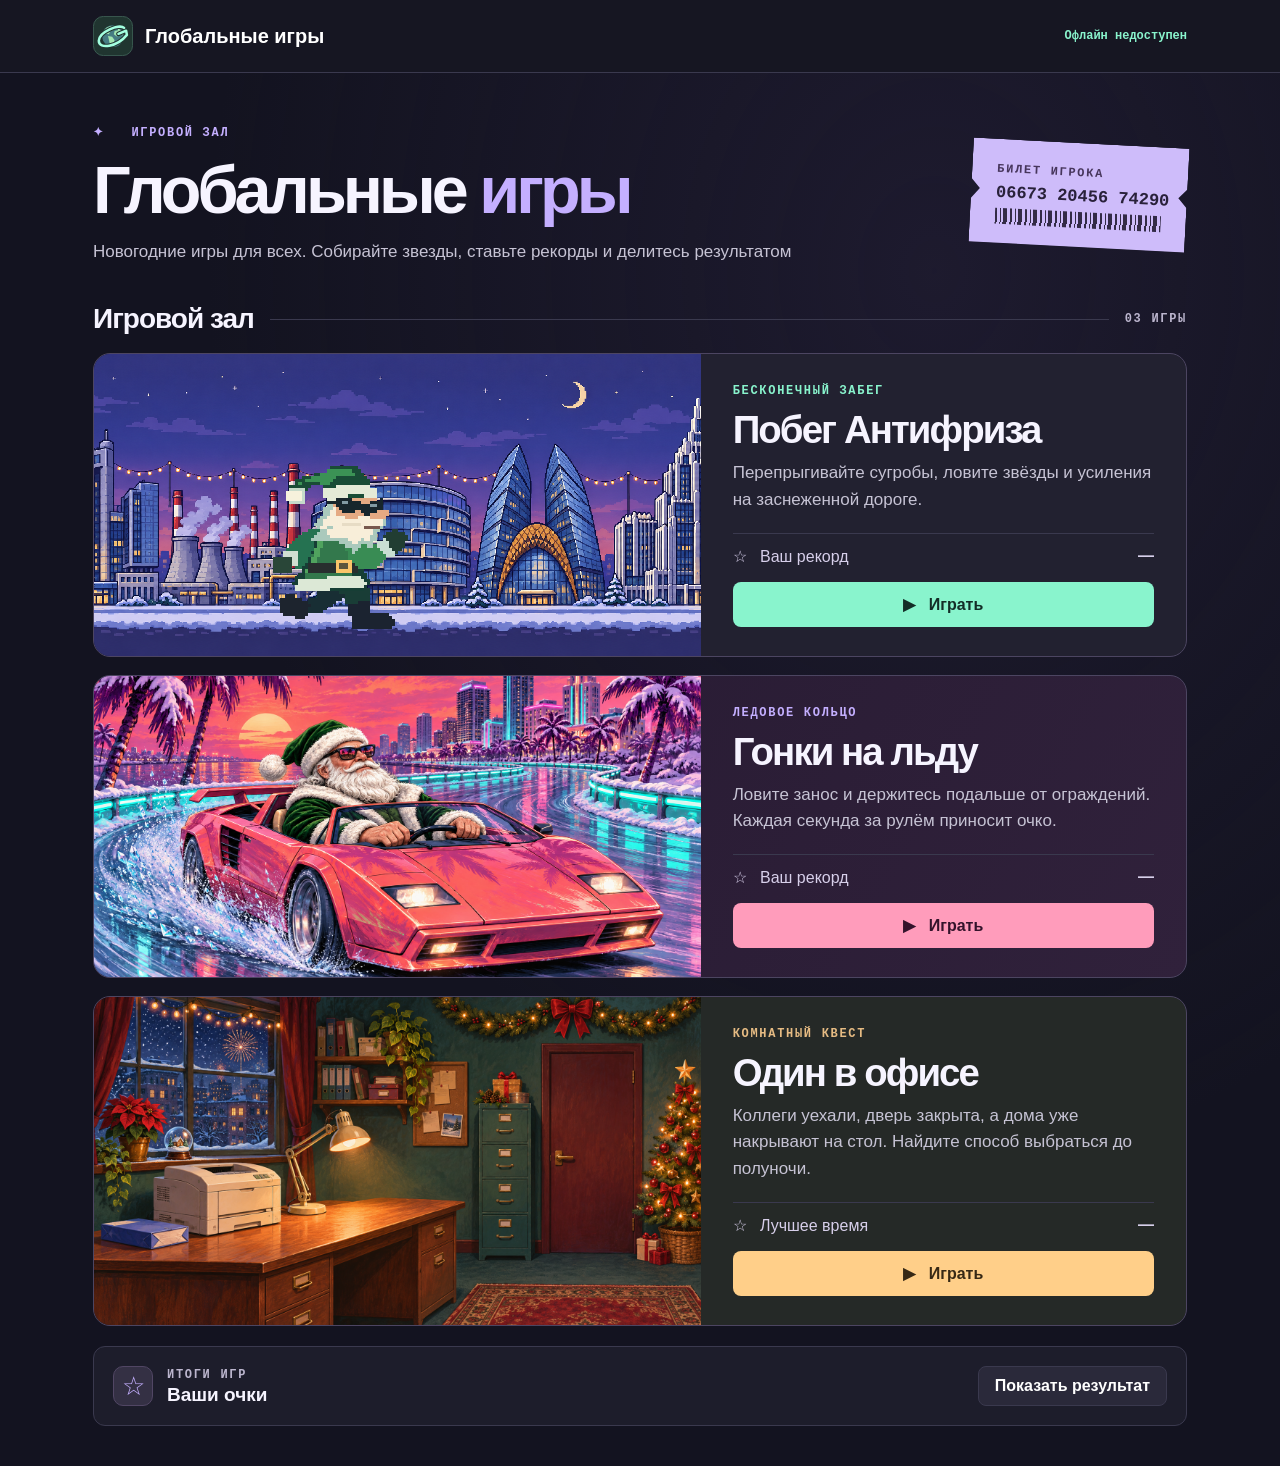
<file: index.html>
<!doctype html>
<html lang="ru"><meta charset="utf-8"><meta name="viewport" content="width=device-width,initial-scale=1"><meta name="theme-color" content="#141421"><title>Глобальные игры</title><link rel="icon" href="icon-192.png"><link rel="apple-touch-icon" href="icon-192.png"><link rel="manifest" href="manifest.webmanifest"><link rel="stylesheet" href="style.css"><link rel="stylesheet" href="race.css"><link rel="stylesheet" href="office.css">
<body><header><div class="wrap bar"><a href="./" class="brand"><img src="globe-g.svg" width="40" height="40" alt=""> Глобальные игры</a><span id="network">Загрузка…</span></div></header>
<main class="wrap"><section class="intro"><div><div class="eyebrow">✦ &nbsp; ИГРОВОЙ ЗАЛ</div><h1>Глобальные <em>игры</em></h1><p>Новогодние игры для всех. Собирайте звезды, ставьте рекорды и делитесь результатом</p></div><aside class="ticket"><small>БИЛЕТ ИГРОКА</small><strong id="playerId">…</strong><div class="barcode"></div></aside></section>
<section><div class="heading"><h2>Игровой зал</h2><span class="rule"></span><span class="meta">03 ИГРЫ</span></div><article class="card"><div class="poster"><img class="scene" src="winter.png" alt="Зимний город в пиксельной графике"><img class="character" src="hero.png" alt="Антифриз в зелёной шубе"></div><div class="details"><div class="eyebrow green">БЕСКОНЕЧНЫЙ ЗАБЕГ</div><h3>Побег Антифриза</h3><p>Перепрыгивайте сугробы, ловите звёзды и усиления на заснеженной дороге.</p><div class="record"><span>☆ &nbsp; Ваш рекорд</span><strong id="best">—</strong></div><button class="primary" id="play">▶ &nbsp; Играть</button></div></article><article class="card race-card"><div class="poster"><img class="scene" src="race-cover.png" alt="Спорткар на неоновом ледовом кольце"></div><div class="details"><div class="eyebrow">ЛЕДОВОЕ КОЛЬЦО</div><h3>Гонки на льду</h3><p>Ловите занос и держитесь подальше от ограждений. Каждая секунда за рулём приносит очко.</p><div class="record"><span>☆ &nbsp; Ваш рекорд</span><strong id="raceBest">—</strong></div><button class="primary" id="racePlay">▶ &nbsp; Играть</button></div></article><article class="card office-card"><div class="poster"><img class="scene" src="office.png" alt="Пустой офис в новогоднюю ночь"></div><div class="details"><div class="eyebrow">КОМНАТНЫЙ КВЕСТ</div><h3>Один в офисе</h3><p>Коллеги уехали, дверь закрыта, а дома уже накрывают на стол. Найдите способ выбраться до полуночи.</p><div class="record"><span>☆ &nbsp; Лучшее время</span><strong id="officeBest">—</strong></div><button class="primary" id="officePlay">▶ &nbsp; Играть</button></div></article></section>
<section class="tools"><div><span class="tileIcon lilac">☆</span><div><small>ИТОГИ ИГР</small><strong>Ваши очки</strong></div><button class="line" id="showResult">Показать результат</button></div></section></main>
<dialog id="panel"><button class="close" aria-label="Закрыть">×</button><div id="content"></div></dialog>
<dialog id="game"><div class="gameTop"><strong>Побег Антифриза</strong><span id="score"></span><button id="leave">Выйти</button></div><canvas width="720" height="360" aria-label="Игровое поле"></canvas><div class="gameBottom"><span id="effect"></span><button class="primary" id="jump">↑ Прыжок</button></div><div class="overlay" id="overlay"><div><h2 id="gameTitle"></h2><p id="gameText"></p><button class="primary" id="start"></button></div></div></dialog>
<dialog id="race" aria-label="Гонки на льду"><canvas id="circuit" aria-label="Трасса ледовых гонок"></canvas><button id="raceExit" class="line">Выйти</button><div id="raceHud" hidden><i class="driverFace"></i><strong id="racePoints"></strong></div><div id="steering" hidden><button aria-label="Руль влево" data-turn="-1">◀</button><button aria-label="Руль вправо" data-turn="1">▶</button></div><section id="gridScreen"><div id="garage"><h2 id="raceTitle">Гонки на льду</h2><p id="raceInfo"></p><fieldset id="drivers"><legend>Выберите водителя</legend></fieldset><button id="raceStart" class="primary">На трассу</button></div></section></dialog><dialog id="office" aria-label="Один в офисе"><button class="line" id="officeClose">В зал</button><div id="officeBody"></div></dialog><script defer src="office-rooms.js"></script><script defer src="office.js"></script><script src="race.js" defer></script><script src="codec.js"></script><script src="app.js"></script><script src="game.js"></script></body></html>
</file>
<file: style.css>
*{box-sizing:border-box} :root{color-scheme:dark;font-family:"Segoe UI",Arial,sans-serif;color:#f6f4ff;background:#131320;--mint:#89f4cd;--edge:#3a394e;--purple:#c4afff}body{margin:0;min-height:100vh;background:radial-gradient(ellipse at 73% 19%,#27213c80,transparent 55%),#131320}.wrap{max-width:1170px;margin:auto;padding:0 38px}header{border-bottom:1px solid var(--edge);background:#161622}.bar,.heading,.gameTop,.gameBottom{display:flex;align-items:center;gap:16px}.bar{height:72px;justify-content:space-between}.brand{display:flex;align-items:center;gap:12px;color:#fff;text-decoration:none;font-size:20px;font-weight:750}.brand b,.tileIcon{display:grid;place-items:center;color:var(--mint);background:#233834;border:1px solid #41655a;border-radius:10px;width:40px;height:40px;font-size:26px}.bar span,.meta,small,.eyebrow,.posterTag{font:700 12px/1.4 Consolas,monospace;letter-spacing:1.7px}.bar span{letter-spacing:0;color:var(--mint)}.intro{display:flex;align-items:center;justify-content:space-between;gap:20px;padding:52px 0 38px}.eyebrow{color:var(--purple)}.green{color:var(--mint)}h1,h2,h3,p{margin:0}h1{font-size:clamp(38px,5.2vw,72px);line-height:1.1;letter-spacing:-.06em;margin:12px 0}h1 em{font-style:normal;color:var(--purple)}p{font-size:17px;line-height:1.55;color:#c6c3d4}.ticket{position:relative;flex:none;transform:rotate(3deg);background:#cebcfa;color:#29213a;width:216px;padding:19px 25px;clip-path:polygon(0 0,100% 0,100% 39%,96% 48%,100% 57%,100% 100%,0 100%,0 58%,4% 48%,0 39%)}.ticket strong{display:block;font:800 23px/1.8 Consolas,monospace}.barcode{height:16px;background:repeating-linear-gradient(90deg,#332b46 0 2px,transparent 2px 5px,#332b46 5px 6px,transparent 6px 8px,#332b46 8px 12px,transparent 12px 15px)}.heading{margin-bottom:18px}.rule{height:1px;background:var(--edge);flex:1}.meta,small{color:#bcb6ce}.ticket small{color:#47365c}h2{font-size:28px;letter-spacing:-1px}.card{display:grid;grid-template-columns:1.25fr 1fr;border:1px solid #4c4561;border-radius:17px;overflow:hidden;background:#222130}.poster{min-height:280px;position:relative;overflow:hidden;background:#272a51}.scene{position:absolute;width:100%;height:100%;object-fit:cover;image-rendering:pixelated}.character{position:absolute;height:58%;bottom:7%;left:28%;image-rendering:pixelated}.posterTag{position:absolute;top:18px;left:18px;background:#191827e8;border:1px solid #9386a9;color:#fff;border-radius:6px;padding:6px 10px}.details{padding:29px 32px}.details h3{font-size:clamp(28px,3vw,42px);letter-spacing:-.05em;margin:8px 0}.record{display:flex;justify-content:space-between;border-top:1px solid var(--edge);margin:20px 0 16px;padding-top:13px;color:#d7cfea}.primary,.line,button{font:inherit;cursor:pointer}.primary,.line,.close,#leave{border:1px solid var(--edge);border-radius:8px;padding:10px 16px;background:#2a293a;color:white;font-weight:650}.primary{background:var(--mint);color:#132d27;border:0;padding:13px 25px}.details .primary{width:100%}button:hover{filter:brightness(1.15)}button:focus-visible,a:focus-visible{outline:3px solid #ffe79a;outline-offset:3px}.tools{margin:20px 0 40px}.tools>div{display:flex;align-items:center;gap:14px;padding:19px;background:#1d1d2b;border:1px solid var(--edge);border-radius:12px}.tools strong,.tools small{display:block}.tools strong{font-size:19px}.tools button{margin-left:auto}.lilac{background:#343044;color:var(--purple);border-color:#514664}dialog{color:#fff;background:#222130;padding:32px;border:1px solid #686078;border-radius:16px;max-width:min(510px,94vw)}dialog::backdrop{background:#080812d9}.close{float:right;padding:3px 12px;font-size:24px}dialog p{margin:14px 0}textarea{resize:vertical;width:100%;padding:12px;margin:10px 0;font:14px monospace;border:1px solid #6e637c;border-radius:8px}.gameTop,.gameBottom{padding:12px;justify-content:space-between}.gameTop span{color:var(--mint);margin-left:auto}#game{padding:0;width:min(880px,98vw);max-width:none;max-height:98dvh}canvas{display:block;width:100%;height:auto;max-height:65dvh;background:#252941;image-rendering:pixelated;touch-action:manipulation}.overlay{position:absolute;inset:52px 0 0;background:#121321de;display:grid;place-items:center;text-align:center;padding:16px}.overlay[hidden]{display:none}#jump{touch-action:manipulation}#effect{color:var(--mint)}.admin{max-width:620px;margin:10vh auto;padding:24px}.admin h1{font-size:38px}
@media(max-width:780px){.details{padding:22px}.wrap{padding:0 20px}.ticket{width:175px;padding:13px 17px}.ticket strong{font-size:20px}}
@media(max-width:620px){.intro{display:block;padding:28px 0}.ticket{margin-top:20px;transform:rotate(1deg);width:100%;display:flex;align-items:center;justify-content:space-between;gap:8px}.barcode{width:40px}.card{grid-template-columns:1fr}.poster{min-height:180px}.wide{display:none}.bar{height:60px}.brand{font-size:16px}.bar span{font-size:11px}.tools>div{padding:14px;gap:9px}.line{font-size:14px;padding:9px}.gameTop,.gameBottom{font-size:14px}.tileIcon{width:32px;height:36px}.overlay h2{font-size:22px}.overlay p{font-size:15px}}
.ticket strong{font-size:17px;white-space:nowrap}@media(min-width:621px) and (max-width:780px){.ticket{width:199px}}
</file>
<file: race.css>
.race-card{margin-top:18px;background:linear-gradient(120deg,#251930,#30213b)}.race-card .scene{image-rendering:auto}.race-card .primary,#raceStart{background:#ff9cbb;color:#34132b}
#race{position:fixed;padding:0;width:min(100vw,1040px);height:min(86dvh,740px);max-width:100vw;max-height:100dvh;background:#292244;overflow:hidden;isolation:isolate;touch-action:none}
#race [hidden]{display:none!important}#circuit{display:block;width:100%;height:100%;max-height:none;image-rendering:auto;background:#272441}
#raceExit,#raceHud,#steering{position:absolute;z-index:2}#raceExit{top:12px;left:12px;background:#20162ced}#raceHud{right:12px;top:12px;display:flex;align-items:center;gap:9px;background:#21172eeb;border:1px solid #f8a4c9;border-radius:12px;padding:5px 12px 5px 5px;font-size:22px;font-variant-numeric:tabular-nums}
.driverFace{display:block;aspect-ratio:1;background-image:url(drivers.png);background-size:300% 100%;background-position:var(--face,0%) center;border-radius:8px}#raceHud i{width:44px}
#steering{inset:auto 16px 14px;display:flex;justify-content:space-between;pointer-events:none}#steering button{pointer-events:auto;width:74px;height:54px;border:1px solid #84f5f1;border-radius:16px;background:#291d3bcf;color:#bcfff9;font-size:24px;touch-action:none;user-select:none}#steering button:active{background:#653764}
#gridScreen{position:absolute;inset:0;display:grid;place-items:center;overflow:auto;padding:55px 18px 15px;background:linear-gradient(0deg,#20152ef5,#22132fbe),url(race-cover.png) center/cover}#garage{max-width:560px;text-align:center}#garage h2{font-size:clamp(28px,5vw,52px);font-weight:900;letter-spacing:-.05em;font-style:italic;color:#ffd0de}#garage p{font-size:16px;color:#f1e3ed;margin:9px auto 16px}#drivers{border:0;padding:0;margin:0 0 16px;display:flex;gap:8px;justify-content:center}#drivers legend{margin:auto auto 9px;color:#f3d8e8}#drivers label{width:min(28%,122px);cursor:pointer;font-weight:600;font-size:14px;line-height:1.2}#drivers input{position:absolute;opacity:0}#drivers i{border:3px solid transparent;margin-bottom:5px}#drivers input:checked+i{border-color:#8dfff0}#drivers input:focus-visible+i{outline:3px solid white}#raceStart{min-width:180px}
@media(max-width:620px){#race{width:100vw;height:100dvh;border:0;border-radius:0}}
@media(max-height:500px){#race{height:100dvh}#drivers i{width:56px;margin:0 auto 3px}#garage p{margin:4px 0}#gridScreen{padding:10px 65px}#drivers{margin-bottom:5px}#garage h2{font-size:26px}}
.bossDriver .driverFace{background-image:url(boss.png);background-size:cover;background-position:center}
</file>
<file: office.css>
.office-card{margin-top:18px;background:#252927}.office-card .scene{image-rendering:auto}.office-card .primary,#office .primary{background:#ffcf89;color:#372915}.office-card .eyebrow,#office small{color:#e6bb83}
#office{width:min(920px,96vw);max-width:96vw;max-height:94dvh;padding:0;overflow:auto;background:#172625;border-color:#80705e;color:#fff3df}
#officeClose{position:absolute;right:12px;top:12px;z-index:3;background:#1b2929ed}
.office-story{background:linear-gradient(90deg,#102020f5 15%,#152220d9 65%,#231d1780),url(office.png) center/cover;padding:clamp(30px,5vw,62px)}
.office-story>div{max-width:565px}.office-story h2,.office-heading h2{font-family:Georgia,serif;color:#ffe7be}.office-story h2{font-size:clamp(40px,7vw,72px);line-height:1.1;margin:10px 0 18px}.office-story p,#office .office-console p{color:#efe7d8;line-height:1.55}.office-story .primary{margin-top:8px}
.office-heading{padding:14px 90px 12px 20px}.office-heading h2{font-size:27px}.office-room{width:100%;aspect-ratio:1672/941;position:relative;isolation:isolate;overflow:hidden;background-size:100% 100%;container-type:inline-size}

.e-layer{position:absolute;pointer-events:none}.e-page,.e-trace{background:repeating-linear-gradient(0deg,#fff2cd 0 20%,#c3a783 21% 22%,#fff2cd 23% 28%);transform:skew(-17deg,-4deg);box-shadow:0 2px 3px #583924}.e-trace{background:#ffe7aa;box-shadow:0 0 1.8cqw #ffbf60;transform:rotate(-9deg) skew(-20deg);display:grid;place-items:center;font-size:2cqw;font-weight:800;color:#82532d}.e-drawer{background:linear-gradient(#201d1b 0 27%,#706d50 29% 38%,#526452 40% 100%);border:2px solid #687965;transform:skewY(-5deg);text-align:center;color:#a7edf6;font-size:2cqw;box-shadow:2px 4px 4px #17201a}.e-hall{background:linear-gradient(150deg,transparent 60%,#e5ba79 61%,#fce4ab 80%),linear-gradient(90deg,#473e30,#bea677 78%,#f0d196);box-shadow:inset .8cqw 0 1cqw #352e24}
.office-console{padding:15px 20px 20px}.office-console small{font:14px/1.45 "Segoe UI",sans-serif!important;letter-spacing:0}.e-tray,.e-key,#eLock{display:flex;gap:9px;align-items:center;flex-wrap:wrap}.e-tray span{color:#c8cbbf}.e-tray #officeHint{margin-left:auto}#office .line{background:#293a35;border-color:#657568}.e-tray button[aria-pressed=true]{outline:2px solid #ffcf89}#eClue:not(:empty){margin-bottom:12px}.e-key b{background:#d9c8a5;color:#403429;padding:5px 10px;border-radius:3px}#eCode{width:6em;padding:8px;font:18px monospace;letter-spacing:.25em;background:#14201d;border:1px solid #bdaf8d;color:#ffe8c2}#officeReplay{margin-top:12px}
@media(max-width:600px){#office{width:100vw;max-width:100vw;max-height:100dvh}.office-story{padding:60px 20px 22px}.office-console{padding:12px}.e-tray .line{padding:8px 10px}.e-tray{gap:6px}.office-heading{padding-left:14px}}
.office-heading{position:relative;padding-right:150px}.office-heading time{display:block;font:700 16px/1.3 Consolas,monospace;color:#ffe1a6;font-variant-numeric:tabular-nums}
.object-zone{position:absolute;z-index:2;display:block;padding:0;border:1px solid #ffdfa977;border-radius:8% 12% 7% 9%;box-shadow:inset 0 0 7px #ffe1a12b;background:#ffe2a909;cursor:pointer;color:#fff4dc}
.object-zone::before,.object-zone::after{content:"";position:absolute;width:20%;height:23%;border:solid #ffe7b9}
.object-zone::before{left:-1px;top:-1px;border-width:2px 0 0 2px;border-radius:4px 0 0}
.object-zone::after{right:-1px;bottom:-1px;border-width:0 2px 2px 0;border-radius:0 0 4px}
.object-zone:hover,.object-zone:focus-visible{background:#ffe6ab2e;box-shadow:0 0 9px #fff1b3a6;z-index:3}
.object-zone span{position:absolute;bottom:0;left:50%;transform:translate(-50%,60%);white-space:nowrap;background:#24352df2;padding:2px 7px;border-radius:4px;font-size:clamp(10px,1.55cqw,15px);color:#fff2d9;pointer-events:none}
.quest-prop{position:absolute;z-index:1;display:grid;place-items:center;width:7%;aspect-ratio:1.5;font:700 2.7cqw Georgia,serif;box-shadow:2px 3px 5px #211c17aa;transform:rotate(-6deg)}
.quest-prop.sheet{background:#fce9bb;color:#77604b}.quest-prop.lit{background:#ffe3a0;color:#845936;box-shadow:0 0 2cqw #ffc86d}.quest-prop.drawer{background:#3d544b;border-bottom:5px solid #8c8261;color:#ffe09c}
@media(max-width:600px){.office-heading{padding-right:78px}.office-heading h2{font-size:24px}.object-zone span{padding:1px 3px}}

.exit-controls{display:flex;flex-wrap:wrap;align-items:center;gap:8px;margin:10px 0}.exit-controls input[type=range]{width:min(240px,100%);accent-color:#ffcf89}.exit-controls [aria-pressed=true]{outline:2px solid #ffcf89}#eClue output{display:block;min-height:1.4em;color:#ffe6b1}

/* On laptop screens the controls sit beside the illustration. */
@media (min-width: 960px) and (max-height: 960px) {
  #office:has(.office-room) { width: min(1200px, 96vw); }
  #officeBody:has(.office-room) {
    display: grid;
    grid-template-columns: minmax(0, 1.85fr) minmax(330px, 1fr);
    align-items: start;
  }
  .office-heading { grid-column: 1 / -1; padding: 10px 90px 10px 20px; }
  .office-heading time { position: absolute; right: 100px; top: 50%; transform: translateY(-50%); }
  .office-console { padding: 12px 16px; }
  #office .office-console p { margin: 10px 0; }
  .office-console .line { padding: 8px 12px; }
  .office-story { padding: clamp(20px, 4dvh, 40px) 40px; }
  .office-story > div { max-width: 680px; }
  .office-story h2 { font-size: clamp(40px, 7dvh, 64px); }
}
</file>
